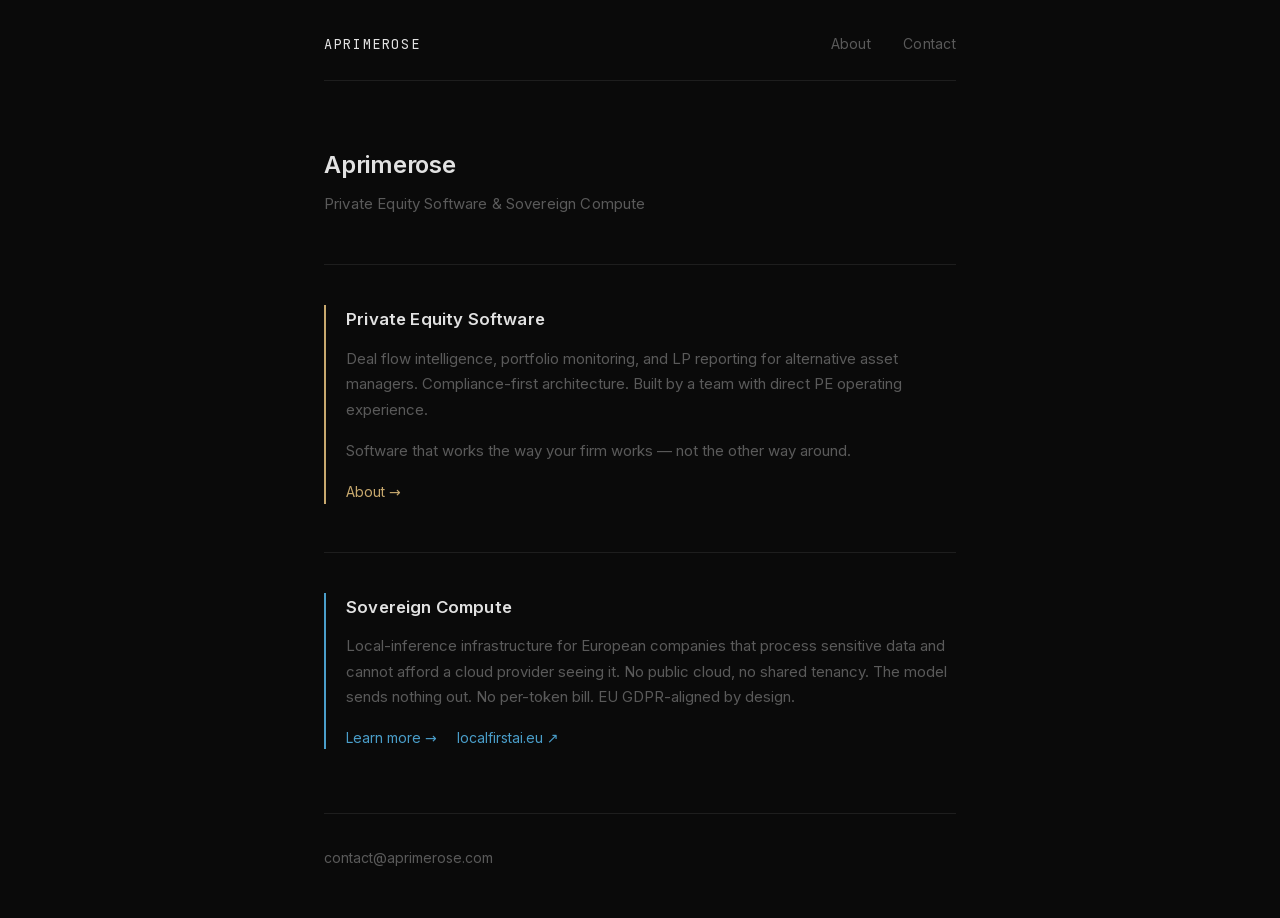
<file: index.html>
<!DOCTYPE html>
<html lang="en">
<head>
  <meta charset="UTF-8">
  <meta name="viewport" content="width=device-width, initial-scale=1.0">
  <meta name="description" content="Aprimerose — Private Equity Software and Sovereign Compute infrastructure for alternative asset managers.">
  <title>Aprimerose — Private Equity Software & Sovereign Compute</title>
  <link rel="canonical" href="https://aprimerose.com/">
  <link rel="stylesheet" href="style.css">
</head>
<body>
  <div class="wrap">

    <nav>
      <span class="nav-brand">Aprimerose</span>
      <div class="nav-links">
        <a href="/about/">About</a>
        <a href="/contact/">Contact</a>
      </div>
    </nav>

    <main>

      <section class="hero">
        <h1>Aprimerose</h1>
        <p class="descriptor">Private Equity Software &amp; Sovereign Compute</p>
      </section>

      <hr>

      <!-- Pillar 1: PE Software — primary -->
      <section class="pillar pillar--pe">
        <div class="pillar-header">
          <h2>Private Equity Software</h2>
        </div>
        <p>
          Deal flow intelligence, portfolio monitoring, and LP reporting for alternative asset managers.
          Compliance-first architecture. Built by a team with direct PE operating experience.
        </p>
        <p>
          Software that works the way your firm works — not the other way around.
        </p>
        <div class="pillar-links">
          <a href="/about/" class="link-pe">About →</a>
        </div>
      </section>

      <hr>

      <!-- Pillar 2: Confidential Compute — new -->
      <section class="pillar pillar--cc">
        <div class="pillar-header">
          <h2>Sovereign Compute</h2>
        </div>
        <p>
          Local-inference infrastructure for European companies that process
          sensitive data and cannot afford a cloud provider seeing it.
          No public cloud, no shared tenancy. The model sends nothing out. No per-token bill. EU GDPR-aligned by design.
        </p>
        <div class="pillar-links">
          <a href="/sovereign-compute/" class="link-cc">Learn more →</a>
          <a href="https://localfirstai.eu" target="_blank" rel="noopener" class="link-cc">localfirstai.eu ↗</a>
        </div>
      </section>

    </main>

    <footer>
      <a href="mailto:contact@aprimerose.com">contact@aprimerose.com</a>
    </footer>

  </div>
</body>
</html>
</file>
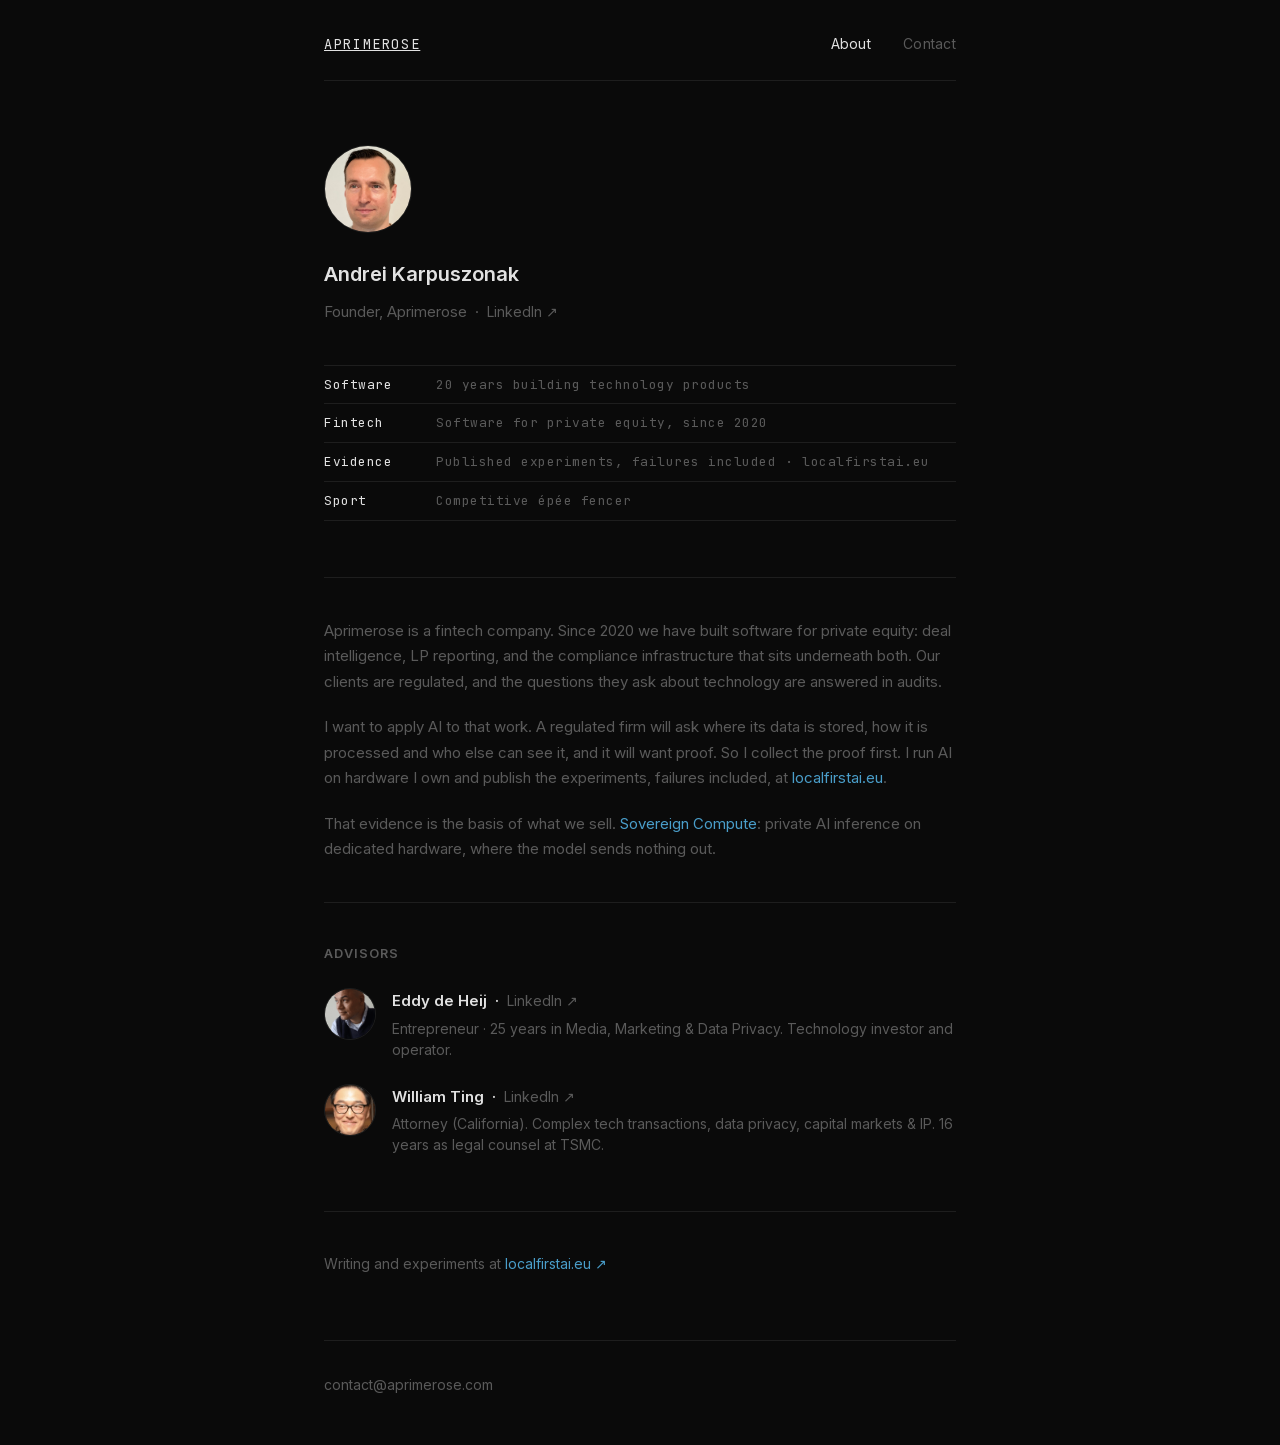
<file: about/index.html>
<!DOCTYPE html>
<html lang="en">
<head>
  <meta charset="UTF-8">
  <meta name="viewport" content="width=device-width, initial-scale=1.0">
  <meta name="description" content="About Andrei Karpuszonak — founder of Aprimerose, fintech software for private equity since 2020. Experiments on AI for regulated data at localfirstai.eu.">
  <title>About — Aprimerose</title>
  <link rel="canonical" href="https://aprimerose.com/about/">
  <link rel="stylesheet" href="../style.css">
  <style>
    .about-photo {
      width: 88px;
      height: 88px;
      border-radius: 50%;
      object-fit: cover;
      border: 1px solid var(--border);
      display: block;
      margin-bottom: 1.5rem;
      /* placeholder — replace with actual photo path */
      background: var(--surface);
    }
  </style>
</head>
<body>
  <div class="wrap">

    <nav>
      <a href="/" class="nav-brand">Aprimerose</a>
      <div class="nav-links">
        <a href="/about/" style="color: var(--text);">About</a>
        <a href="/contact/">Contact</a>
      </div>
    </nav>

    <main>

      <section class="section">
        <!-- Replace src with actual photo once added to /assets/ak.jpg -->
        <img
          src="../assets/ak.jpg"
          alt="Andrei Karpuszonak"
          class="about-photo"
          onerror="this.style.display='none'"
        >

        <h1 class="page-title">Andrei Karpuszonak</h1>
        <p class="page-subtitle">Founder, Aprimerose &nbsp;·&nbsp;
          <a href="https://www.linkedin.com/in/karpuszonak/" target="_blank" rel="noopener" style="color:var(--muted); font-size:0.875rem; text-decoration:none;">LinkedIn ↗</a>
        </p>

        <ul class="creds">
          <li>
            <span class="cred-label">Software</span>
            <span>20 years building technology products</span>
          </li>
          <li>
            <span class="cred-label">Fintech</span>
            <span>Software for private equity, since 2020</span>
          </li>
          <li>
            <span class="cred-label">Evidence</span>
            <span>Published experiments, failures included · localfirstai.eu</span>
          </li>
          <li>
            <span class="cred-label">Sport</span>
            <span>Competitive épée fencer</span>
          </li>
        </ul>
      </section>

      <hr>

      <section class="body-text">
        <p>
          Aprimerose is a fintech company. Since 2020 we have built software for private equity:
          deal intelligence, LP reporting, and the compliance infrastructure that
          sits underneath both. Our clients are regulated, and the questions they ask about
          technology are answered in audits.
        </p>
        <p>
          I want to apply AI to that work. A regulated firm will ask where its data is stored,
          how it is processed and who else can see it, and it will want proof. So I collect the
          proof first. I run AI on hardware I own and publish the experiments, failures included, at
          <a href="https://localfirstai.eu/about/" target="_blank" rel="noopener" class="link-cc">localfirstai.eu</a>.
        </p>
        <p>
          That evidence is the basis of what we sell.
          <a href="/sovereign-compute/" class="link-cc">Sovereign Compute</a>:
          private AI inference on dedicated hardware, where the model sends nothing out.
        </p>
      </section>

      <hr>

      <section class="section">
        <h2 style="font-size:0.8rem; font-weight:600; letter-spacing:0.08em; text-transform:uppercase; color:var(--muted); margin-bottom:1.5rem;">
          Advisors
        </h2>

        <div style="display:flex; flex-direction:column; gap:1.5rem;">

          <div style="display:flex; align-items:flex-start; gap:1rem;">
            <img
              src="../assets/eddy.png"
              alt="Eddy de Heij"
              style="width:52px;height:52px;border-radius:50%;object-fit:cover;border:1px solid var(--border);flex-shrink:0;"
              onerror="this.style.display='none'"
            >
            <div>
              <div style="font-weight:600; font-size:0.9375rem; margin-bottom:0.25rem;">
                Eddy de Heij &nbsp;·&nbsp;
                <a href="https://www.linkedin.com/in/edeheij/" target="_blank" rel="noopener" style="color:var(--muted); font-size:0.875rem; font-weight:400; text-decoration:none;">LinkedIn ↗</a>
              </div>
              <div style="font-size:0.875rem; color:var(--muted); line-height:1.5;">
                Entrepreneur · 25 years in Media, Marketing &amp; Data Privacy.
                Technology investor and operator.
              </div>
            </div>
          </div>

          <div style="display:flex; align-items:flex-start; gap:1rem;">
            <img
              src="../assets/will.png"
              alt="William Ting"
              style="width:52px;height:52px;border-radius:50%;object-fit:cover;border:1px solid var(--border);flex-shrink:0;"
              onerror="this.style.display='none'"
            >
            <div>
              <div style="font-weight:600; font-size:0.9375rem; margin-bottom:0.25rem;">
                William Ting &nbsp;·&nbsp;
                <a href="https://www.linkedin.com/in/williamkcting/" target="_blank" rel="noopener" style="color:var(--muted); font-size:0.875rem; font-weight:400; text-decoration:none;">LinkedIn ↗</a>
              </div>
              <div style="font-size:0.875rem; color:var(--muted); line-height:1.5;">
                Attorney (California). Complex tech transactions, data privacy, capital markets &amp; IP.
                16 years as legal counsel at TSMC.
              </div>
            </div>
          </div>

        </div>
      </section>

      <hr>

      <section class="section">
        <p style="font-size: 0.875rem; color: var(--muted);">
          Writing and experiments at
          <a href="https://localfirstai.eu" target="_blank" rel="noopener" class="link-cc">localfirstai.eu ↗</a>
        </p>
      </section>

    </main>

    <footer>
      <a href="mailto:contact@aprimerose.com">contact@aprimerose.com</a>
    </footer>

  </div>
</body>
</html>
</file>
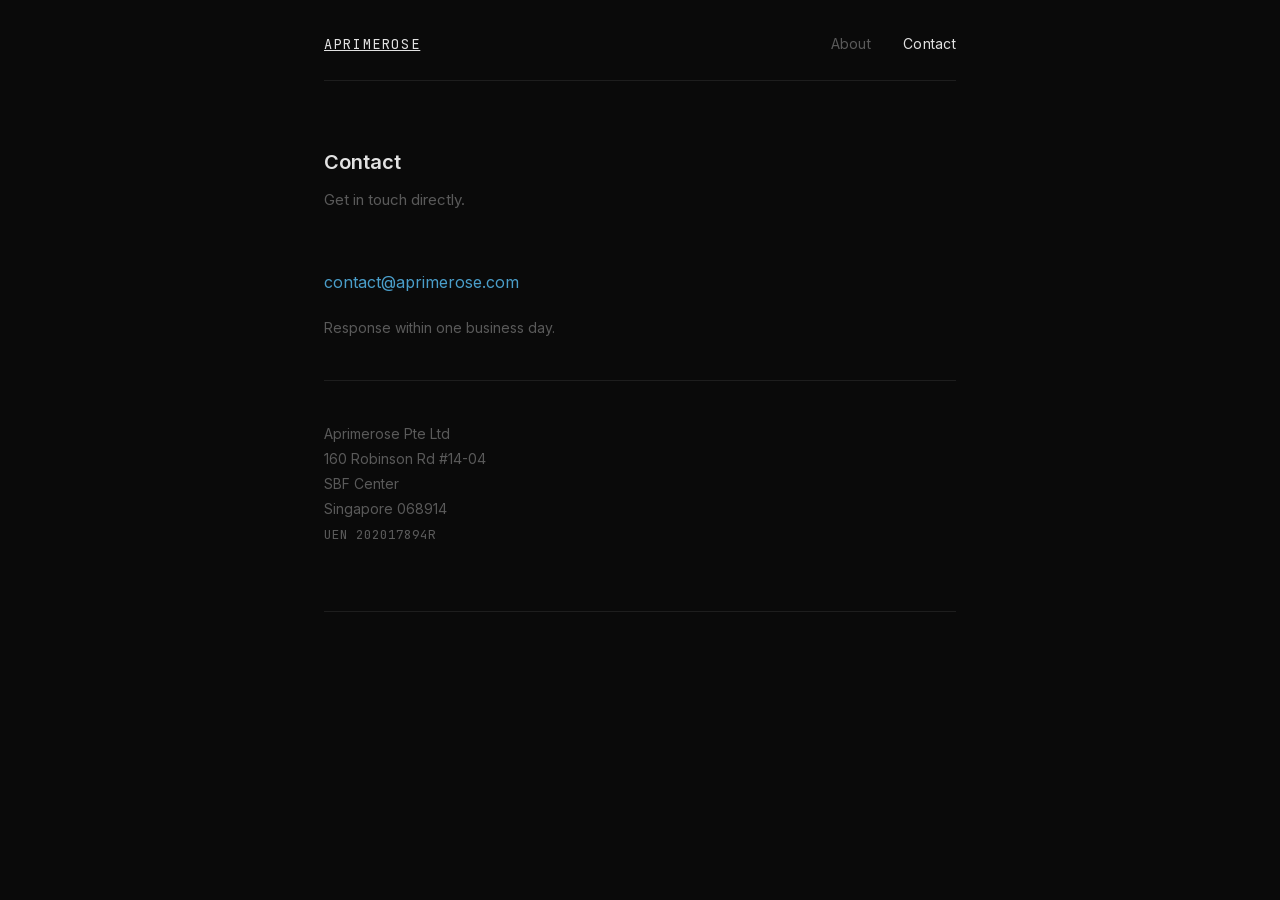
<file: contact/index.html>
<!DOCTYPE html>
<html lang="en">
<head>
  <meta charset="UTF-8">
  <meta name="viewport" content="width=device-width, initial-scale=1.0">
  <meta name="description" content="Contact Aprimerose.">
  <title>Contact — Aprimerose</title>
  <link rel="canonical" href="https://aprimerose.com/contact/">
  <link rel="stylesheet" href="../style.css">
</head>
<body>
  <div class="wrap">

    <nav>
      <a href="/" class="nav-brand">Aprimerose</a>
      <div class="nav-links">
        <a href="/about/">About</a>
        <a href="/contact/" style="color: var(--text);">Contact</a>
      </div>
    </nav>

    <main>

      <section class="section">
        <h1 class="page-title">Contact</h1>
        <p class="page-subtitle">Get in touch directly.</p>
      </section>

      <section class="body-text">
        <p>
          <a href="mailto:contact@aprimerose.com" class="link-cc" style="font-size:1rem;">
            contact@aprimerose.com
          </a>
        </p>
        <p style="color: var(--muted); font-size: 0.875rem;">Response within one business day.</p>
      </section>

      <hr>

      <section class="body-text">
        <p style="color: var(--muted); font-size: 0.875rem; line-height: 1.8;">
          Aprimerose Pte Ltd<br>
          160 Robinson Rd #14-04<br>
          SBF Center<br>
          Singapore 068914<br>
          <span style="font-family: var(--font-mono); font-size: 0.8rem;">UEN 202017894R</span>
        </p>
      </section>

    </main>

    <footer></footer>

  </div>
</body>
</html>
</file>
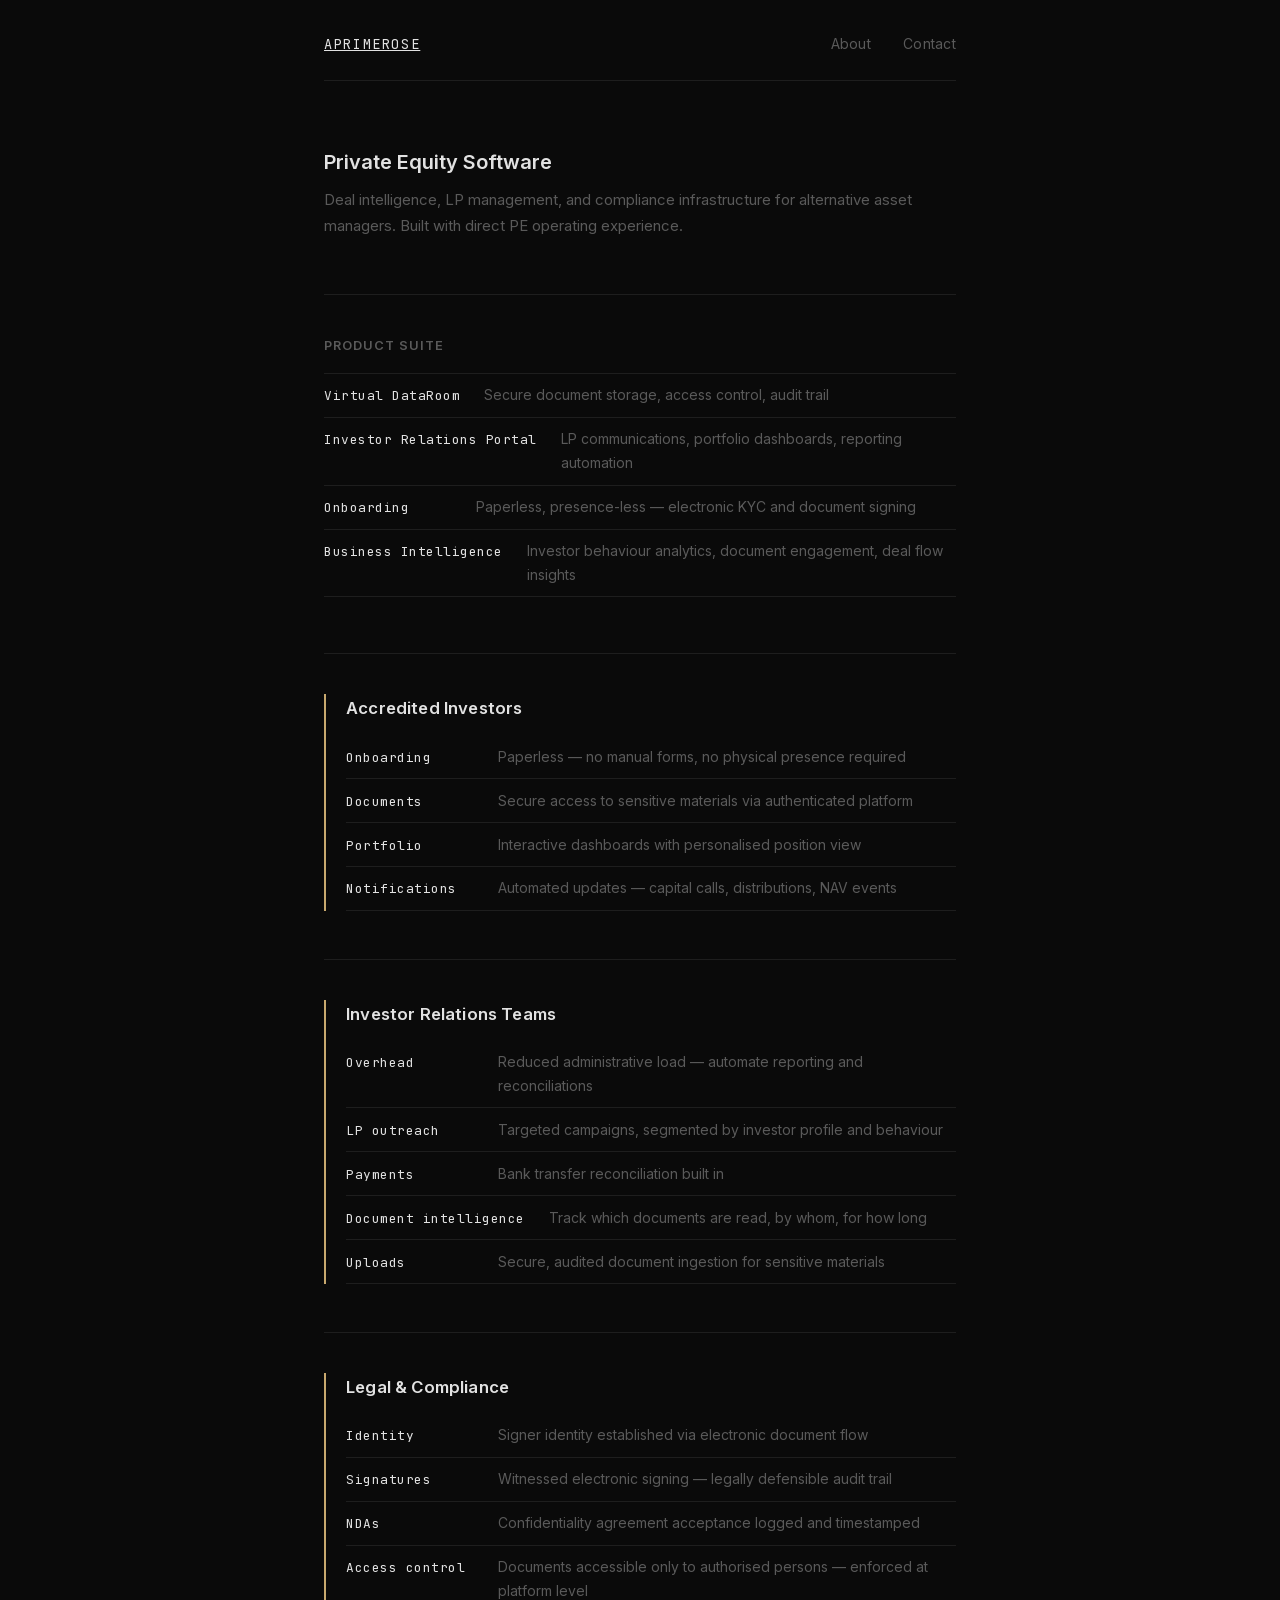
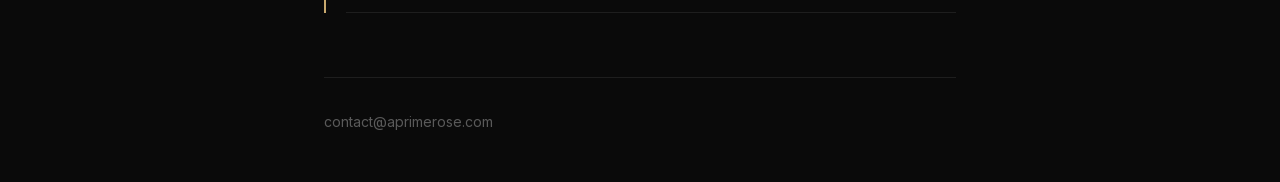
<file: private-equity-software/index.html>
<!DOCTYPE html>
<html lang="en">
<head>
  <meta charset="UTF-8">
  <meta name="viewport" content="width=device-width, initial-scale=1.0">
  <meta name="description" content="Aprimerose PE software — Virtual DataRoom, Investor Relations Portal, and compliance infrastructure for alternative asset managers.">
  <title>Private Equity Software — Aprimerose</title>
  <link rel="stylesheet" href="../style.css">
</head>
<body>
  <div class="wrap">

    <nav>
      <a href="/" class="nav-brand">Aprimerose</a>
      <div class="nav-links">
        <a href="/about/">About</a>
        <a href="/contact/">Contact</a>
      </div>
    </nav>

    <main>

      <section class="section">
        <h1 class="page-title">Private Equity Software</h1>
        <p class="page-subtitle">
          Deal intelligence, LP management, and compliance infrastructure
          for alternative asset managers. Built with direct PE operating experience.
        </p>
      </section>

      <hr>

      <!-- Product suite -->
      <section class="section">
        <h2 style="font-size:0.8rem; font-weight:600; letter-spacing:0.08em; text-transform:uppercase; color:var(--muted); margin-bottom:1rem;">
          Product suite
        </h2>
        <div class="compliance-row">
          <span class="label">Virtual DataRoom</span>
          <span class="value">Secure document storage, access control, audit trail</span>
        </div>
        <div class="compliance-row">
          <span class="label">Investor Relations Portal</span>
          <span class="value">LP communications, portfolio dashboards, reporting automation</span>
        </div>
        <div class="compliance-row">
          <span class="label">Onboarding</span>
          <span class="value">Paperless, presence-less — electronic KYC and document signing</span>
        </div>
        <div class="compliance-row">
          <span class="label">Business Intelligence</span>
          <span class="value">Investor behaviour analytics, document engagement, deal flow insights</span>
        </div>
      </section>

      <hr>

      <!-- For investors -->
      <section class="pillar pillar--pe">
        <div class="pillar-header">
          <h2>Accredited Investors</h2>
        </div>
        <div class="compliance-row">
          <span class="label">Onboarding</span>
          <span class="value">Paperless — no manual forms, no physical presence required</span>
        </div>
        <div class="compliance-row">
          <span class="label">Documents</span>
          <span class="value">Secure access to sensitive materials via authenticated platform</span>
        </div>
        <div class="compliance-row">
          <span class="label">Portfolio</span>
          <span class="value">Interactive dashboards with personalised position view</span>
        </div>
        <div class="compliance-row">
          <span class="label">Notifications</span>
          <span class="value">Automated updates — capital calls, distributions, NAV events</span>
        </div>
      </section>

      <hr>

      <!-- For IR teams -->
      <section class="pillar pillar--pe">
        <div class="pillar-header">
          <h2>Investor Relations Teams</h2>
        </div>
        <div class="compliance-row">
          <span class="label">Overhead</span>
          <span class="value">Reduced administrative load — automate reporting and reconciliations</span>
        </div>
        <div class="compliance-row">
          <span class="label">LP outreach</span>
          <span class="value">Targeted campaigns, segmented by investor profile and behaviour</span>
        </div>
        <div class="compliance-row">
          <span class="label">Payments</span>
          <span class="value">Bank transfer reconciliation built in</span>
        </div>
        <div class="compliance-row">
          <span class="label">Document intelligence</span>
          <span class="value">Track which documents are read, by whom, for how long</span>
        </div>
        <div class="compliance-row">
          <span class="label">Uploads</span>
          <span class="value">Secure, audited document ingestion for sensitive materials</span>
        </div>
      </section>

      <hr>

      <!-- For legal/compliance -->
      <section class="pillar pillar--pe">
        <div class="pillar-header">
          <h2>Legal &amp; Compliance</h2>
        </div>
        <div class="compliance-row">
          <span class="label">Identity</span>
          <span class="value">Signer identity established via electronic document flow</span>
        </div>
        <div class="compliance-row">
          <span class="label">Signatures</span>
          <span class="value">Witnessed electronic signing — legally defensible audit trail</span>
        </div>
        <div class="compliance-row">
          <span class="label">NDAs</span>
          <span class="value">Confidentiality agreement acceptance logged and timestamped</span>
        </div>
        <div class="compliance-row">
          <span class="label">Access control</span>
          <span class="value">Documents accessible only to authorised persons — enforced at platform level</span>
        </div>
      </section>

    </main>

    <footer>
      <a href="mailto:contact@aprimerose.com">contact@aprimerose.com</a>
    </footer>

  </div>
</body>
</html>
</file>
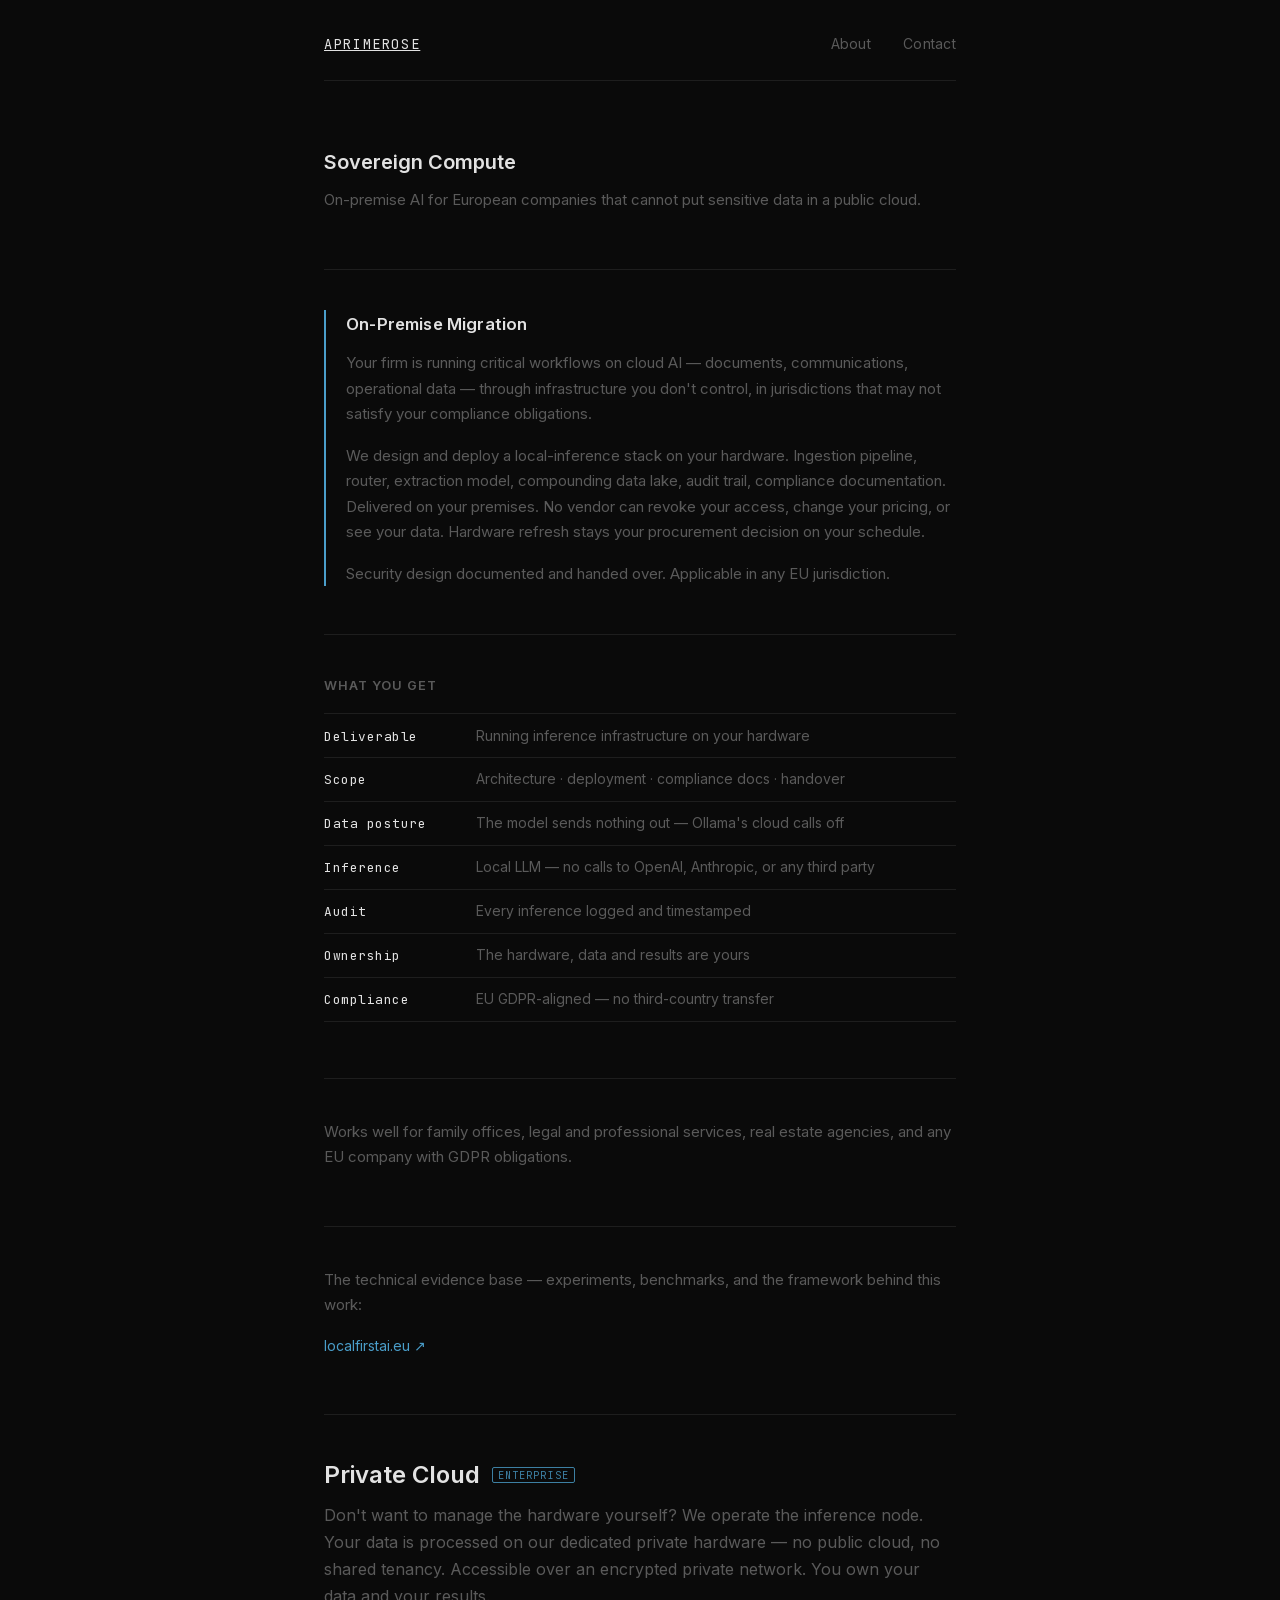
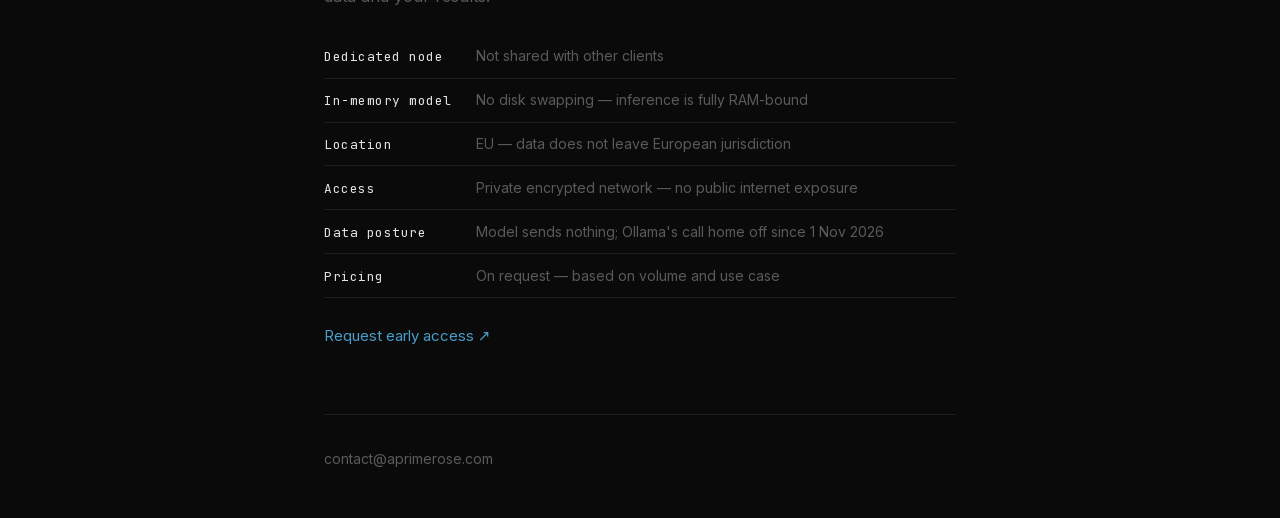
<file: sovereign-compute/index.html>
<!DOCTYPE html>
<html lang="en">
<head>
  <meta charset="UTF-8">
  <meta name="viewport" content="width=device-width, initial-scale=1.0">
  <meta name="description" content="Sovereign Compute consultancy by Aprimerose — on-premise AI migration for European companies. EU GDPR-aligned; the model sends nothing out.">
  <title>Sovereign Compute — Aprimerose</title>
  <link rel="canonical" href="https://aprimerose.com/sovereign-compute/">
  <link rel="stylesheet" href="../style.css">
</head>
<body>
  <div class="wrap">

    <nav>
      <a href="/" class="nav-brand">Aprimerose</a>
      <div class="nav-links">
        <a href="/about/">About</a>
        <a href="/contact/">Contact</a>
      </div>
    </nav>

    <main>

      <section class="section">
        <h1 class="page-title">Sovereign Compute</h1>
        <p class="page-subtitle">
          On-premise AI for European companies that cannot put sensitive data in a public cloud.
        </p>
      </section>

      <hr>

      <!-- Single pillar: On-prem migration consultancy -->
      <section class="pillar pillar--cc">
        <div class="pillar-header">
          <h2>On-Premise Migration</h2>
        </div>
        <p>
          Your firm is running critical workflows on cloud AI — documents, communications,
          operational data — through infrastructure you don't control, in jurisdictions
          that may not satisfy your compliance obligations.
        </p>
        <p>
          We design and deploy a local-inference stack on your hardware.
          Ingestion pipeline, router, extraction model, compounding data lake,
          audit trail, compliance documentation. Delivered on your premises.
          No vendor can revoke your access, change your pricing, or see your data. Hardware refresh stays your procurement decision on your schedule.
        </p>
        <p>
          Security design documented and handed over. Applicable in any EU jurisdiction.
        </p>
      </section>

      <hr>

      <section class="section">
        <h2 style="font-size:0.8rem; font-weight:600; letter-spacing:0.08em; text-transform:uppercase; color:var(--muted); margin-bottom:1rem;">
          What you get
        </h2>

        <div class="compliance-row">
          <span class="label">Deliverable</span>
          <span class="value">Running inference infrastructure on your hardware</span>
        </div>
        <div class="compliance-row">
          <span class="label">Scope</span>
          <span class="value">Architecture · deployment · compliance docs · handover</span>
        </div>
        <div class="compliance-row">
          <span class="label">Data posture</span>
          <span class="value">The model sends nothing out — Ollama's cloud calls off</span>
        </div>
        <div class="compliance-row">
          <span class="label">Inference</span>
          <span class="value">Local LLM — no calls to OpenAI, Anthropic, or any third party</span>
        </div>
        <div class="compliance-row">
          <span class="label">Audit</span>
          <span class="value">Every inference logged and timestamped</span>
        </div>
        <div class="compliance-row">
          <span class="label">Ownership</span>
          <span class="value">The hardware, data and results are yours</span>
        </div>
        <div class="compliance-row">
          <span class="label">Compliance</span>
          <span class="value">EU GDPR-aligned — no third-country transfer</span>
        </div>
      </section>

      <hr>

      <section class="section">
        <p style="font-size: 0.9375rem; color: var(--muted);">
          Works well for family offices, legal and professional services, real estate agencies,
          and any EU company with GDPR obligations.
        </p>
      </section>

      <hr>

      <section class="section">
        <p style="font-size: 0.9375rem; color: var(--muted); margin-bottom: 1rem;">
          The technical evidence base — experiments, benchmarks, and the framework
          behind this work:
        </p>
        <div class="pillar-links">
          <a href="https://localfirstai.eu" target="_blank" rel="noopener" class="link-cc">
            localfirstai.eu ↗
          </a>
        </div>
      </section>

      <hr>

      <!-- Private Cloud — Enterprise -->
      <section class="section">
        <div style="display:flex; align-items:center; gap: 0.75rem; margin-bottom: 0.4rem;">
          <h2 style="margin-bottom:0;">Private Cloud</h2>
          <span class="badge">Enterprise</span>
        </div>
        <p style="color:var(--muted); margin-bottom:1.5rem;">
          Don't want to manage the hardware yourself? We operate the inference node.
          Your data is processed on our dedicated private hardware — no public cloud, no shared tenancy.
          Accessible over an encrypted private network. You own your data and your results.
        </p>

        <div class="compliance-row">
          <span class="label">Dedicated node</span>
          <span class="value">Not shared with other clients</span>
        </div>
        <div class="compliance-row">
          <span class="label">In-memory model</span>
          <span class="value">No disk swapping — inference is fully RAM-bound</span>
        </div>
        <div class="compliance-row">
          <span class="label">Location</span>
          <span class="value">EU — data does not leave European jurisdiction</span>
        </div>
        <div class="compliance-row">
          <span class="label">Access</span>
          <span class="value">Private encrypted network — no public internet exposure</span>
        </div>
        <div class="compliance-row">
          <span class="label">Data posture</span>
          <span class="value">Model sends nothing; Ollama's call home off since 1 Nov 2026</span>
        </div>
        <div class="compliance-row">
          <span class="label">Pricing</span>
          <span class="value">On request — based on volume and use case</span>
        </div>

        <div style="margin-top:1.5rem;">
          <a href="mailto:contact@aprimerose.com?subject=Sovereign Compute — Enterprise interest" style="color:var(--blue); font-size:0.9375rem; text-decoration:none;">
            Request early access ↗
          </a>
        </div>
      </section>

    </main>

    <footer>
      <a href="mailto:contact@aprimerose.com">contact@aprimerose.com</a>
    </footer>

  </div>
</body>
</html>
</file>
<file: style.css>
/* Aprimerose.com — design system */

/* Fonts: self-hosted (SIL OFL 1.1, licences in /assets/fonts/), so no request goes to Google. */
/* Inter, latin-ext */
@font-face {
  font-family: 'Inter';
  font-style: normal;
  font-weight: 400 600;
  font-display: swap;
  src: url(/assets/fonts/inter-latin-ext.woff2) format('woff2');
  unicode-range: U+0100-02BA, U+02BD-02C5, U+02C7-02CC, U+02CE-02D7, U+02DD-02FF, U+0304, U+0308, U+0329, U+1D00-1DBF, U+1E00-1E9F, U+1EF2-1EFF, U+2020, U+20A0-20AB, U+20AD-20C4, U+2113, U+2C60-2C7F, U+A720-A7FF;
}

/* Inter, latin */
@font-face {
  font-family: 'Inter';
  font-style: normal;
  font-weight: 400 600;
  font-display: swap;
  src: url(/assets/fonts/inter-latin.woff2) format('woff2');
  unicode-range: U+0000-00FF, U+0131, U+0152-0153, U+02BB-02BC, U+02C6, U+02DA, U+02DC, U+0304, U+0308, U+0329, U+2000-206F, U+20AC, U+2122, U+2191, U+2193, U+2212, U+2215, U+FEFF, U+FFFD;
}

/* JetBrains Mono, latin-ext */
@font-face {
  font-family: 'JetBrains Mono';
  font-style: normal;
  font-weight: 400 500;
  font-display: swap;
  src: url(/assets/fonts/jetbrains-mono-latin-ext.woff2) format('woff2');
  unicode-range: U+0100-02BA, U+02BD-02C5, U+02C7-02CC, U+02CE-02D7, U+02DD-02FF, U+0304, U+0308, U+0329, U+1D00-1DBF, U+1E00-1E9F, U+1EF2-1EFF, U+2020, U+20A0-20AB, U+20AD-20C4, U+2113, U+2C60-2C7F, U+A720-A7FF;
}

/* JetBrains Mono, latin */
@font-face {
  font-family: 'JetBrains Mono';
  font-style: normal;
  font-weight: 400 500;
  font-display: swap;
  src: url(/assets/fonts/jetbrains-mono-latin.woff2) format('woff2');
  unicode-range: U+0000-00FF, U+0131, U+0152-0153, U+02BB-02BC, U+02C6, U+02DA, U+02DC, U+0304, U+0308, U+0329, U+2000-206F, U+20AC, U+2122, U+2191, U+2193, U+2212, U+2215, U+FEFF, U+FFFD;
}

:root {
  --bg:        #0a0a0a;
  --surface:   #111111;
  --border:    #1e1e1e;
  --text:      #e2e2e2;
  --muted:     #5a5a5a;
  --gold:      #c8a96e;   /* PE pillar */
  --blue:      #4a9eca;   /* CC — own cloud */
  --blue-2:    #7ec8b0;   /* CC — on-prem consultancy (teal-green: advisory/delivery feel) */
  --rose:      #c98a8a;
  --font-sans: 'Inter', system-ui, -apple-system, sans-serif;
  --font-mono: 'JetBrains Mono', 'IBM Plex Mono', 'Fira Code', monospace;
  --max-w:     680px;
}

/* Reset */
*, *::before, *::after { box-sizing: border-box; margin: 0; padding: 0; }

/* Base */
html { font-size: 16px; }

body {
  background: var(--bg);
  color: var(--text);
  font-family: var(--font-sans);
  font-size: 1rem;
  line-height: 1.7;
  -webkit-font-smoothing: antialiased;
}

/* Layout */
.wrap {
  max-width: var(--max-w);
  margin: 0 auto;
  padding: 0 1.5rem;
}

/* Nav */
nav {
  padding: 2rem 0 1.5rem;
  display: flex;
  justify-content: space-between;
  align-items: baseline;
  border-bottom: 1px solid var(--border);
  margin-bottom: 4rem;
}

.nav-brand {
  font-family: var(--font-mono);
  font-size: 0.85rem;
  letter-spacing: 0.12em;
  text-transform: uppercase;
  color: var(--text);
}

.nav-links { display: flex; gap: 2rem; }

.nav-links a {
  font-size: 0.875rem;
  color: var(--muted);
  text-decoration: none;
  letter-spacing: 0.02em;
  transition: color 0.15s;
}

.nav-links a:hover { color: var(--text); }

/* Sections */
.section { margin-bottom: 3.5rem; }

/* Pillar */
.pillar { padding-left: 1.25rem; margin-bottom: 3rem; }

.pillar--pe   { border-left: 2px solid var(--gold); }
.pillar--cc   { border-left: 2px solid var(--blue); }
.pillar--cc-2 { border-left: 2px solid var(--blue-2); }

.pillar-header {
  display: flex;
  align-items: center;
  gap: 0.75rem;
  margin-bottom: 0.75rem;
}

.pillar h2 {
  font-size: 1.05rem;
  font-weight: 600;
  letter-spacing: 0.01em;
  color: var(--text);
}

.pillar p {
  color: var(--muted);
  font-size: 0.9375rem;
  margin-bottom: 1rem;
}

.pillar-links {
  display: flex;
  flex-wrap: wrap;
  gap: 1.25rem;
  align-items: center;
  font-size: 0.875rem;
}

.link-pe   { color: var(--gold); text-decoration: none; }
.link-pe:hover { text-decoration: underline; }

.link-cc   { color: var(--blue); text-decoration: none; }
.link-cc:hover { text-decoration: underline; }

.link-cc-2   { color: var(--blue-2); text-decoration: none; }
.link-cc-2:hover { text-decoration: underline; }


.link-coming {
  font-family: var(--font-mono);
  font-size: 0.75rem;
  color: var(--muted);
  letter-spacing: 0.04em;
}

/* Badge */
.badge {
  font-family: var(--font-mono);
  font-size: 0.65rem;
  letter-spacing: 0.1em;
  text-transform: uppercase;
  color: var(--blue);
  border: 1px solid var(--blue);
  padding: 0.15em 0.5em;
  border-radius: 2px;
  line-height: 1;
  opacity: 0.8;
}

/* Dividers */
hr {
  border: none;
  border-top: 1px solid var(--border);
  margin: 2.5rem 0;
}

/* Hero */
.hero { margin-bottom: 3rem; }

.hero h1 {
  font-size: 1.5rem;
  font-weight: 600;
  letter-spacing: -0.01em;
  margin-bottom: 0.3rem;
}

.hero .descriptor {
  font-size: 0.9375rem;
  color: var(--muted);
  letter-spacing: 0.01em;
}

/* Footer */
footer {
  border-top: 1px solid var(--border);
  padding: 2rem 0 3rem;
  margin-top: 4rem;
  display: flex;
  justify-content: space-between;
  align-items: center;
  flex-wrap: wrap;
  gap: 0.75rem;
}

footer a {
  font-size: 0.875rem;
  color: var(--muted);
  text-decoration: none;
}
footer a:hover { color: var(--text); }

.location {
  font-family: var(--font-mono);
  font-size: 0.75rem;
  letter-spacing: 0.08em;
  color: var(--muted);
}

/* Page heading (inner pages) */
.page-title {
  font-size: 1.25rem;
  font-weight: 600;
  margin-bottom: 0.5rem;
}

.page-subtitle {
  font-size: 0.9375rem;
  color: var(--muted);
  margin-bottom: 2.5rem;
}

/* Body text */
.body-text p {
  font-size: 0.9375rem;
  color: var(--muted);
  margin-bottom: 1.25rem;
}

.body-text p:last-child { margin-bottom: 0; }

/* Credential list */
.creds {
  list-style: none;
  margin: 1.5rem 0;
}

.creds li {
  font-family: var(--font-mono);
  font-size: 0.8rem;
  letter-spacing: 0.04em;
  color: var(--muted);
  padding: 0.5rem 0;
  border-bottom: 1px solid var(--border);
  display: flex;
  gap: 1rem;
  align-items: baseline;
}

.creds li:first-child { border-top: 1px solid var(--border); }

.creds .cred-label {
  color: var(--text);
  flex-shrink: 0;
  min-width: 6rem;
}

@media (max-width: 480px) {
  .creds li {
    flex-direction: column;
    gap: 0.15rem;
  }
  .creds .cred-label {
    min-width: auto;
  }
}

/* Compliance matrix (sovereign compute page) */
.compliance-row {
  display: flex;
  gap: 1.5rem;
  align-items: baseline;
  padding: 0.6rem 0;
  border-bottom: 1px solid var(--border);
  font-size: 0.875rem;
}
.compliance-row:first-of-type { border-top: 1px solid var(--border); }
.compliance-row .label { color: var(--text); font-family: var(--font-mono); font-size: 0.8rem; letter-spacing: 0.04em; flex-shrink: 0; min-width: 8rem; }
.compliance-row .value { color: var(--muted); }

/* Responsive */
@media (max-width: 640px) {
  nav { flex-direction: column; gap: 1rem; }
  footer { flex-direction: column; align-items: flex-start; }
  .compliance-row { flex-direction: column; gap: 0.15rem; }
  .compliance-row .label { min-width: auto; }
}
</file>
